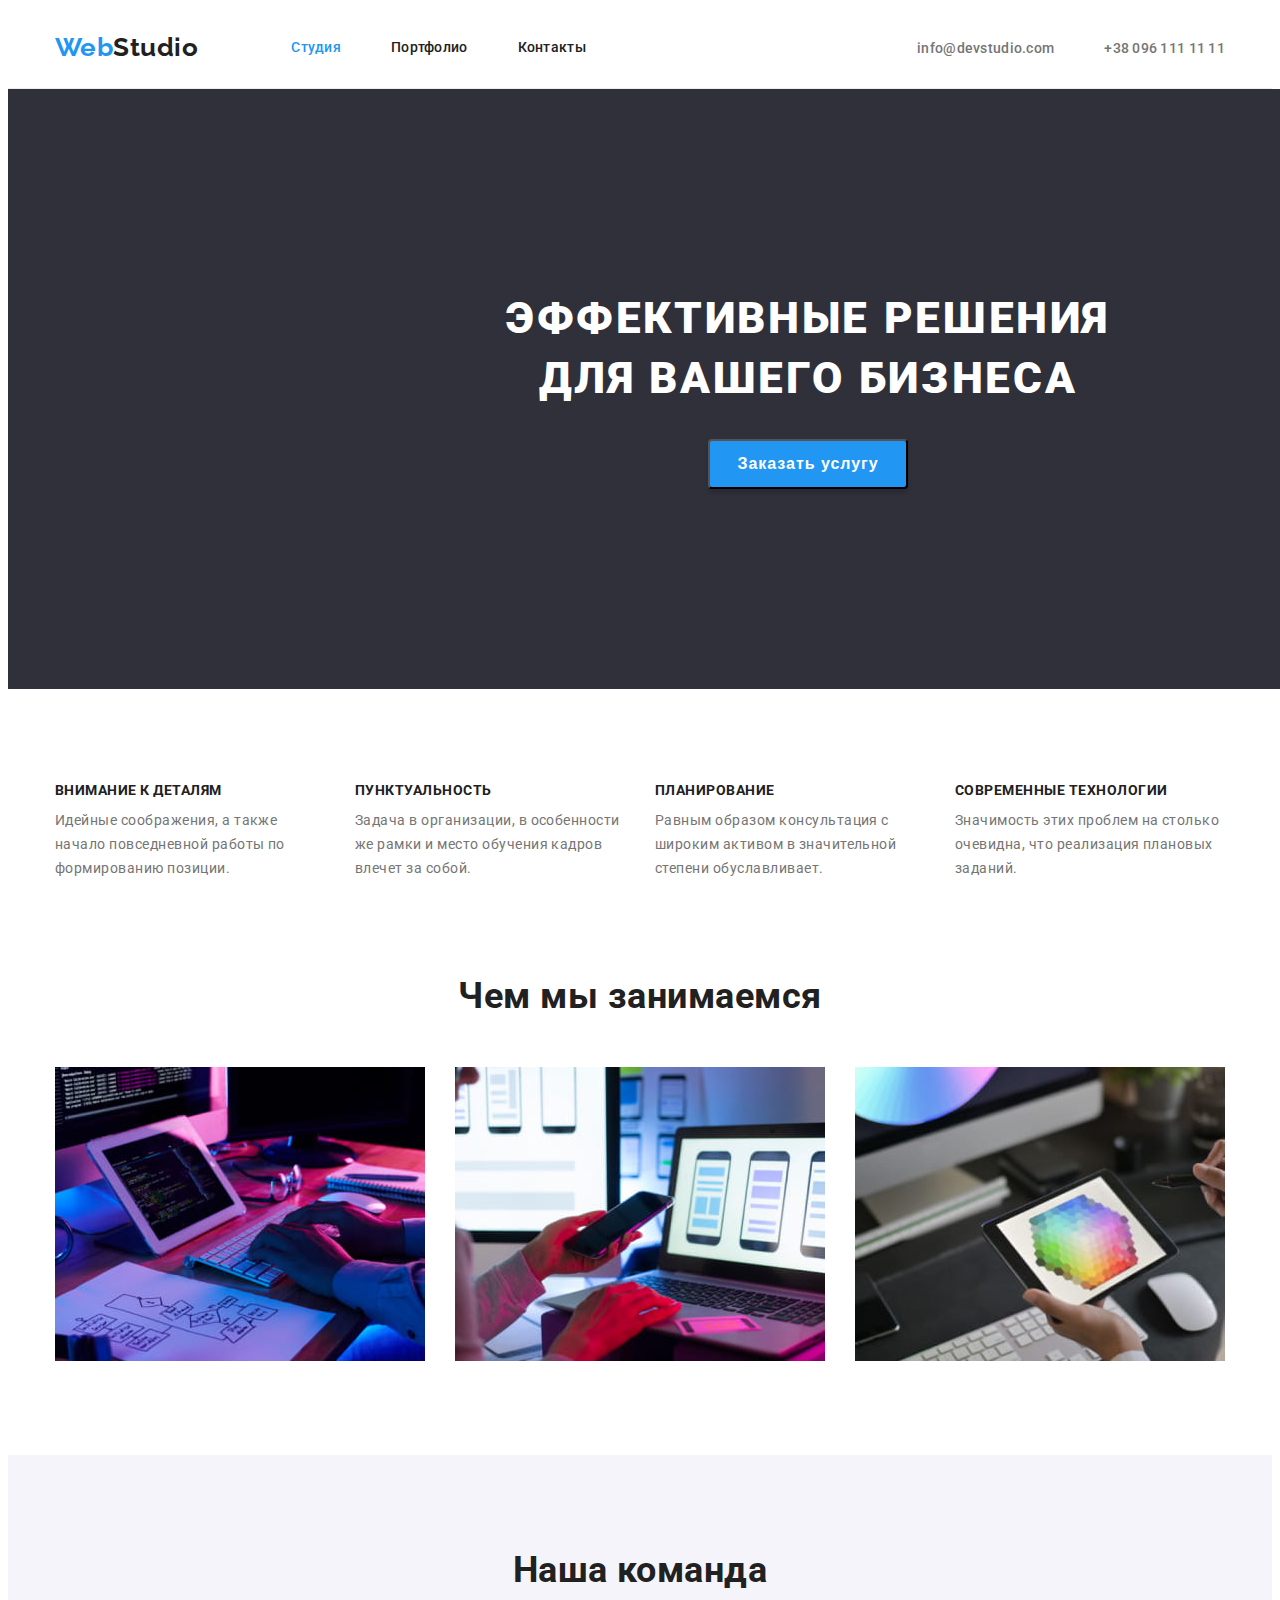
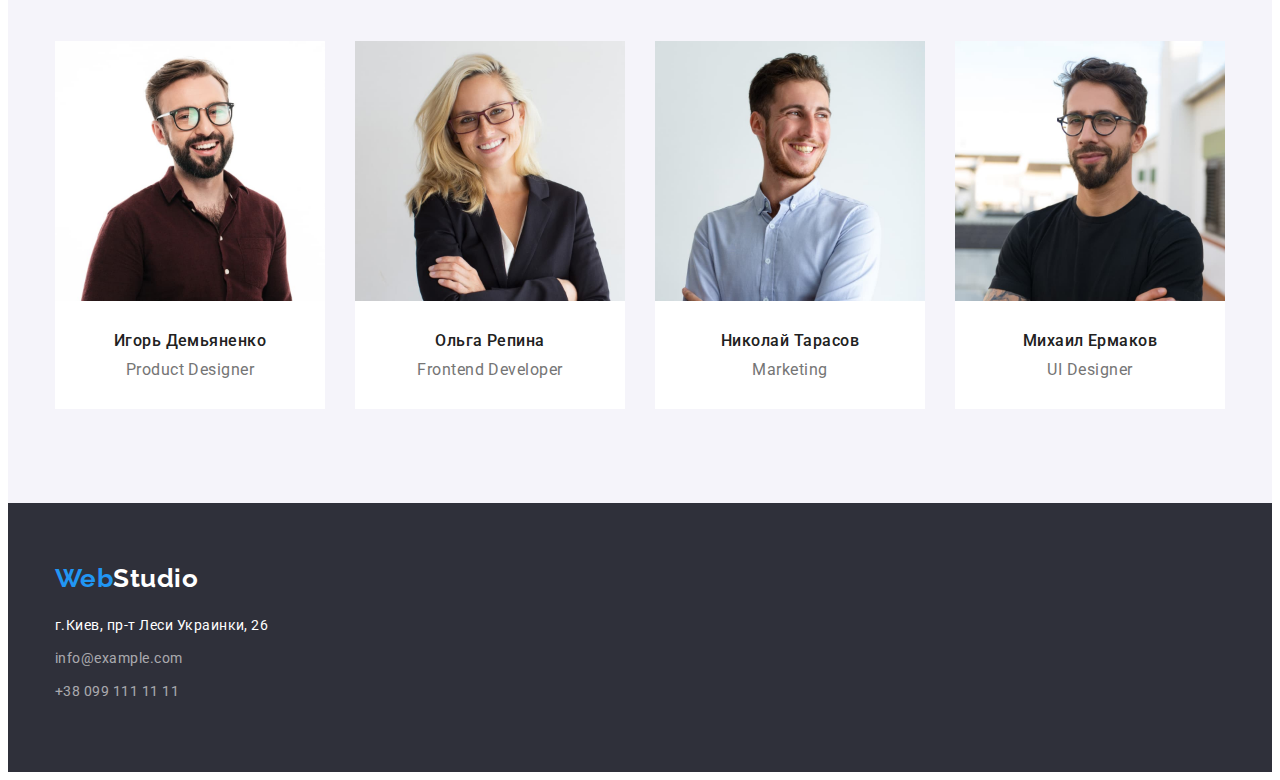
<file: index.html>
<!DOCTYPE html>
<html lang="ru">
  <head>
    <meta charset="UTF-8" />
    <meta http-equiv="X-UA-Compatible" content="IE=edge" />
    <meta name="viewport" content="width=device-width, initial-scale=1.0" />
    <title>Эффективные решения для вашего бизнеса</title>

    <link rel="preconnect" href="https://fonts.googleapis.com" />
    <link rel="preconnect" href="https://fonts.gstatic.com" crossorigin />
    <link
      href="https://fonts.googleapis.com/css2?family=Raleway:wght@700&family=Roboto:wght@400;500;700;900&display=swap"
      rel="stylesheet"
    />
    <link
      rel="stylesheet"
      href="https://cdnjs.cloudflare.com/ajax/libs/modern-normalize/1.1.0/modern-normalize.min.css"
      integrity="sha512-wpPYUAdjBVSE4KJnH1VR1HeZfpl1ub8YT/NKx4PuQ5NmX2tKuGu6U/JRp5y+Y8XG2tV+wKQpNHVUX03MfMFn9Q=="
      crossorigin="anonymous"
      referrerpolicy="no-referrer"
    />
    <link rel="stylesheet" href="./css/styles.css" />
  </head>

  <body>
    <!--Шапка-->
    <header class="header header-line">
      <div class="container">
        <nav class="header-nav">
          <a class="logo link" href="/index.html" lang="en"
            ><span class="accent">Web</span>Studio</a
          >
          <ul class="site-nav-list">
            <li class="link-list"><a class="list link-current link" href="#studio">Студия</a></li>
            <li class="link-list"><a class="list link" href="./portfolio.html">Портфолио</a></li>
            <li class="link-list"><a class="list link" href="#contacts">Контакты</a></li>
          </ul>
        </nav>
        <ul class="contact-list">
          <li>
            <a class="email-link link" href="mailto:">info@devstudio.com</a>
          </li>
          <li>
            <a class="phone-number-link link" href="tel:+380961111111">+38 096 111 11 11</a>
          </li>
        </ul>
      </div>
    </header>

    <!--Основная часть-->
    <main class="main-section">
      <section class="hero">
        <h1 class="hero-title">эффективные решения для вашего бизнеса</h1>
        <button type="button" class="hero-btn">Заказать услугу</button>
      </section>

      <section class="about">
        <div class="container">
          <h2 class="about-title">Особенности</h2>
          <ul class="about-block">
            <li class="about-list">
              <h3 class="about-subtitle">внимание к деталям</h3>
              <p class="about-text">
                Идейные соображения, а также начало повседневной работы по формированию позиции.
              </p>
            </li>
            <li class="about-list">
              <h3 class="about-subtitle">пунктуальность</h3>
              <p class="about-text">
                Задача в организации, в особенности же рамки и место обучения кадров влечет за
                собой.
              </p>
            </li>
            <li class="about-list">
              <h3 class="about-subtitle">планирование</h3>
              <p class="about-text">
                Равным образом консультация с широким активом в значительной степени обуславливает.
              </p>
            </li>
            <li class="about-list">
              <h3 class="about-subtitle">современные технологии</h3>
              <p class="about-text">
                Значимость этих проблем на столько очевидна, что реализация плановых заданий.
              </p>
            </li>
          </ul>
        </div>
      </section>

      <!--SECTION-WORK-->
      <section class="work">
        <div class="container">
          <h2 class="work-title">Чем мы занимаемся</h2>
          <ul class="work-block">
            <li class="work-block-items">
              <img
                src="./images/keyboard.jpg"
                alt="разработка программного обеспечения"
                width="370"
              />
            </li>
            <li class="work-block-items">
              <img src="./images/phone.jpg" alt="тестирование мобильных прилжений" width="370" />
            </li>
            <li class="work-block-items">
              <img src="./images/tablet.jpg" alt="работа с палитрой цветов" width="370" />
            </li>
          </ul>
        </div>
      </section>

      <!--TEAM-SECTION-->
      <section class="team">
        <div class="container">
          <h2 class="team-title">Наша команда</h2>
          <div class="team-block">
            <ul class="team-list">
              <li class="team-card">
                <img src="./images/igor.jpg" alt="дизайнер продукта" width="270" />
                <h3 class="team-name">Игорь Демьяненко</h3>
                <p lang="en" class="team-description">Product Designer</p>
              </li>
              <li class="team-card">
                <img src="./images/olga.jpg" alt="фронтенд разработчик" width="270" />
                <h3 class="team-name">Ольга Репина</h3>
                <p lang="en" class="team-description">Frontend Developer</p>
              </li>
              <li class="team-card">
                <img src="./images/nikolai.jpg" alt="маркетинг" width="270" />
                <h3 class="team-name">Николай Тарасов</h3>
                <p lang="en" class="team-description">Marketing</p>
              </li>
              <li class="team-card">
                <img src="./images/mihail.jpg" alt="юи дизайнер" width="270" />
                <h3 class="team-name">Михаил Ермаков</h3>
                <p lang="en" class="team-description">UI Designer</p>
              </li>
            </ul>
          </div>
        </div>
      </section>
    </main>

    <!--Футер-->
    <footer class="footer">
      <div class="container">
        <a class="logo link" href="/index.html"
          ><span class="accent">Web</span><span class="logo-white">Studio</span></a
        >
        <address class="address">
          <ul class="footer-list">
            <li class="footer-address-list">
              <a class="footer-address link" href="">г.Киев, пр-т Леси Украинки, 26</a>
            </li>
            <li class="footer-email-list">
              <a class="footer-email link" href="mailto:info@example.com">info@example.com</a>
            </li>
            <li class="footer-email-phone">
              <a class="footer-phone link" href="tel:+380991111111">+38 099 111 11 11</a>
            </li>
          </ul>
        </address>
      </div>
    </footer>
  </body>
</html>
</file>
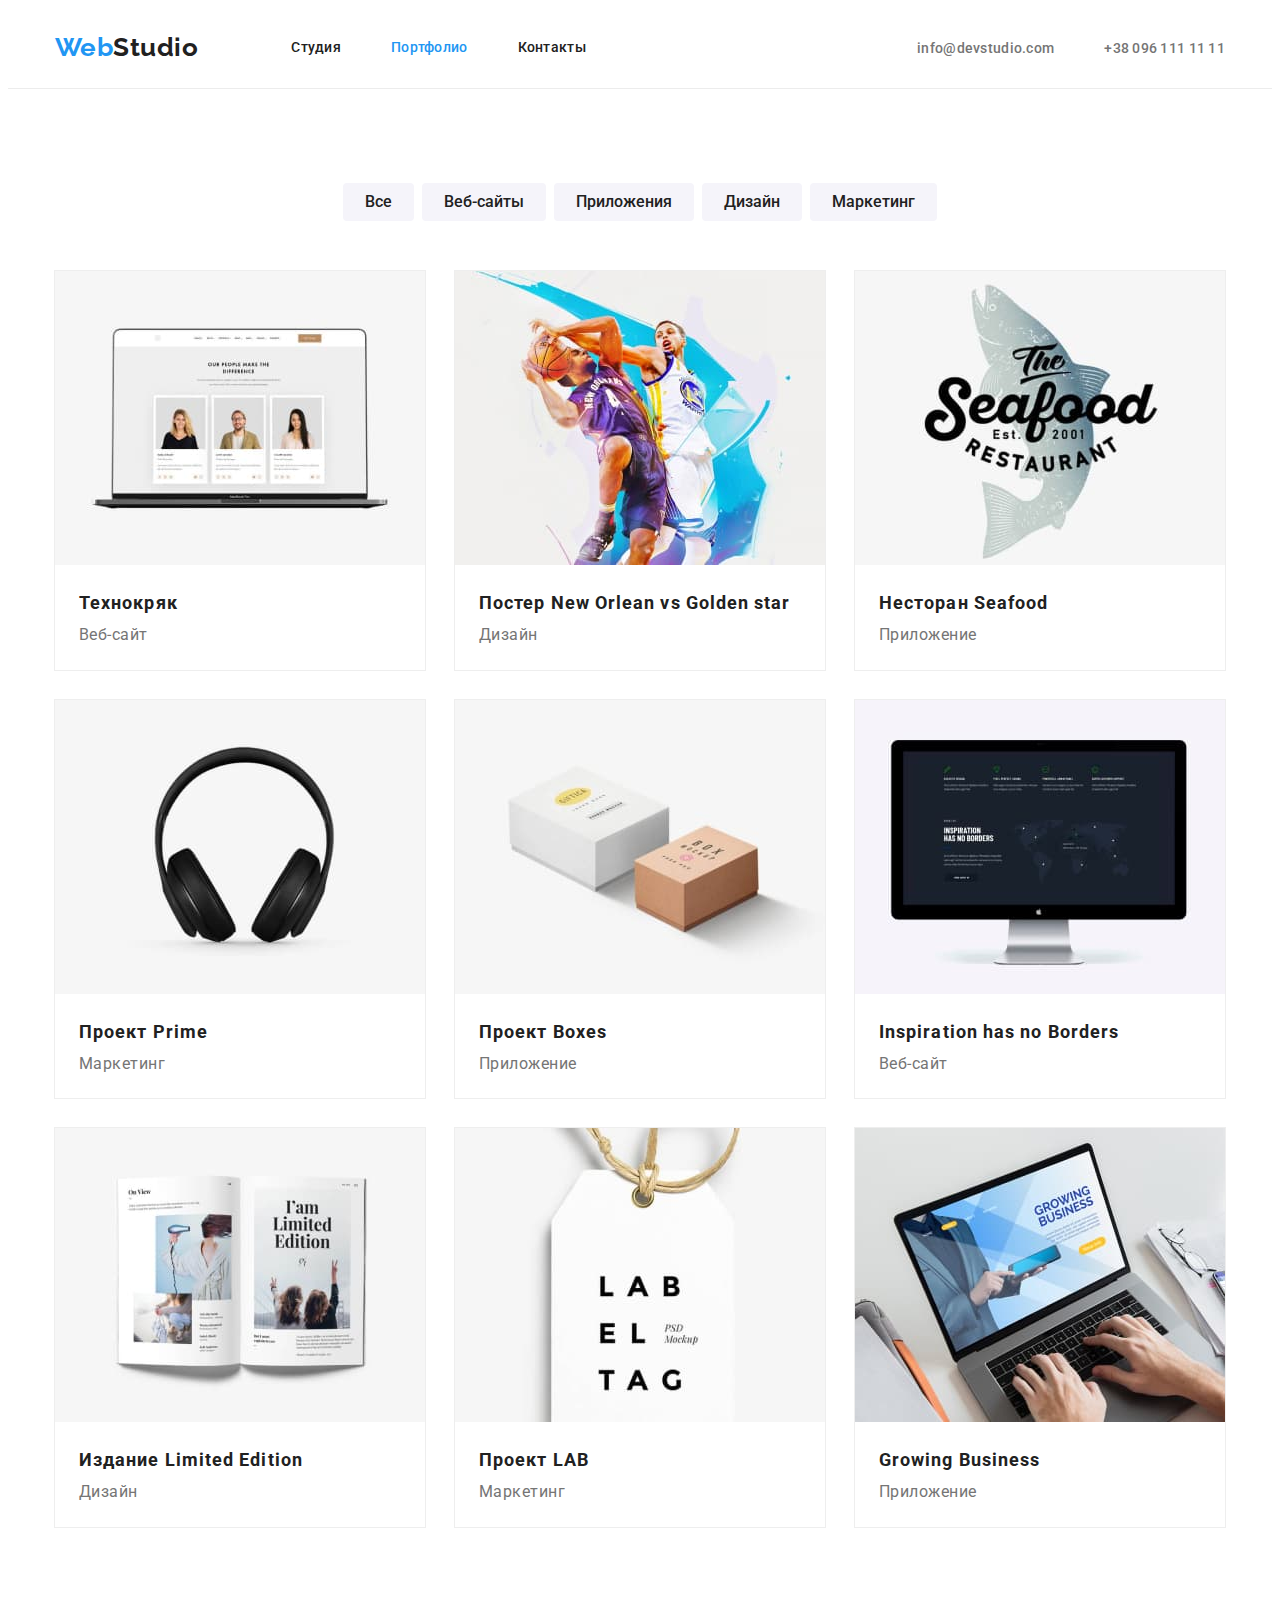
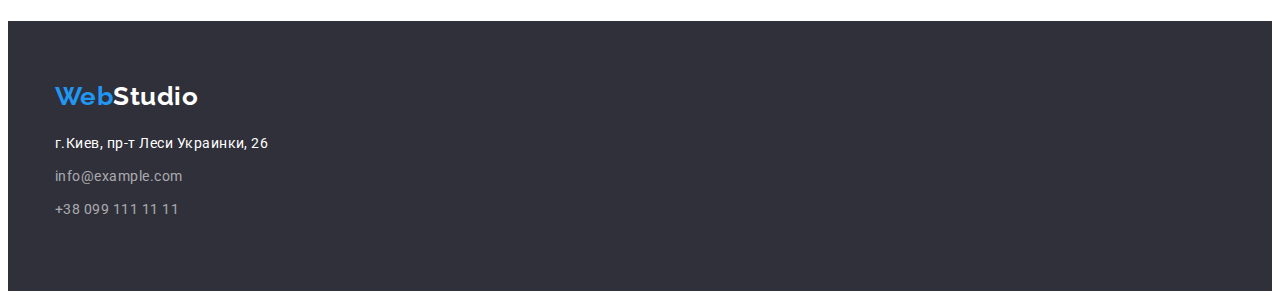
<file: portfolio.html>
<!DOCTYPE html>
<html lang="ru">
  <head>
    <meta charset="UTF-8" />
    <meta http-equiv="X-UA-Compatible" content="IE=edge" />
    <meta name="viewport" content="width=device-width, initial-scale=1.0" />
    <title>Эффективные решения для вашего бизнеса</title>
    <link rel="preconnect" href="https://fonts.googleapis.com" />
    <link rel="preconnect" href="https://fonts.gstatic.com" crossorigin />
    <link
      href="https://fonts.googleapis.com/css2?family=Raleway:wght@700&family=Roboto:wght@400;500;700;900&display=swap"
      rel="stylesheet"
    />

    <link
      rel="stylesheet"
      href="https://cdnjs.cloudflare.com/ajax/libs/modern-normalize/1.1.0/modern-normalize.min.css"
      integrity="sha512-wpPYUAdjBVSE4KJnH1VR1HeZfpl1ub8YT/NKx4PuQ5NmX2tKuGu6U/JRp5y+Y8XG2tV+wKQpNHVUX03MfMFn9Q=="
      crossorigin="anonymous"
      referrerpolicy="no-referrer"
    />

    <link rel="stylesheet" href="./css/styles.css" />
  </head>

  <body>
    <!--Шапка-->
    <header class="header header-line">
      <div class="container portfolio-line">
        <nav class="header-nav">
          <a class="logo link" href="/index.html"><span class="accent">Web</span>Studio</a>
          <ul class="site-nav-list">
            <li class="link-list"><a class="list link" href="./index.html">Студия</a></li>
            <li class="link-list">
              <a class="link-current link" href="./portfolio.html">Портфолио</a>
            </li>
            <li class="link-list"><a class="list link" href="#contacts">Контакты</a></li>
          </ul>
        </nav>
        <ul class="contact-list">
          <li>
            <a class="email-link link" href="mailto:">info@devstudio.com</a>
          </li>
          <li>
            <a class="phone-number-link link" href="tel:+380961111111">+38 096 111 11 11</a>
          </li>
        </ul>
      </div>
    </header>

    <!--Основная часть-->
    <main>
      <section class="main-portfolio">
        <div class="container">
          <h2 class="portfolio-title-hidden">Фильтры</h2>
          <ul class="filter-list">
            <li class="filter-btn"><button type="button" class="button">Все</button></li>
            <li class="filter-btn"><button type="button" class="button">Веб-сайты</button></li>
            <li class="filter-btn"><button type="button" class="button">Приложения</button></li>
            <li class="filter-btn"><button type="button" class="button">Дизайн</button></li>
            <li class="filter-btn"><button type="button" class="button">Маркетинг</button></li>
          </ul>

          <h2 class="portfolio-title-hidden">Портфолио</h2>
          <ul class="portfolio">
            <li class="portfolio-list">
              <a class="link" href="">
                <img src="./images/team.jpg" alt="вебдевелопмент" width="370" />
                <div class="portfolio-card">
                  <h3 class="portfolio-title">Технокряк</h3>
                  <p class="portfolio-subtitle">Веб-сайт</p>
                </div>
              </a>
            </li>
            <li class="portfolio-list">
              <a class="link" href="">
                <img src="./images/backetball.jpg" alt="графический дизайн" width="370" />
                <div class="portfolio-card">
                  <h3 class="portfolio-title">Постер New Orlean vs Golden star</h3>
                  <p class="portfolio-subtitle">Дизайн</p>
                </div>
              </a>
            </li>
            <li class="portfolio-list">
              <a class="link" href>
                <img src="./images/seafood.jpg" alt="создание вебстраниц" width="370" />
                <div class="portfolio-card">
                  <h3 class="portfolio-title">Hесторан Seafood</h3>
                  <p class="portfolio-subtitle">Приложение</p>
                </div>
              </a>
            </li>
            <li class="portfolio-list">
              <a class="link" href="">
                <img src="./images/headphones.jpg" alt="маркетинг" width="370" />
                <div class="portfolio-card">
                  <h3 class="portfolio-title">Проект Prime</h3>
                  <p class="portfolio-subtitle">Маркетинг</p>
                </div>
              </a>
            </li>
            <li class="portfolio-list">
              <a class="link" href="">
                <img src="./images/boxes.jpg" alt="доставка и упаковка" width="370" />
                <div class="portfolio-card">
                  <h3 class="portfolio-title">Проект Boxes</h3>
                  <p class="portfolio-subtitle">Приложение</p>
                </div>
              </a>
            </li>
            <li class="portfolio-list">
              <a class="link" href="">
                <img src="./images/desktop.jpg" alt="веб-сайты" width="370" />
                <div class="portfolio-card">
                  <h3 class="portfolio-title" lang="en">Inspiration has no Borders</h3>
                  <p class="portfolio-subtitle">Веб-сайт</p>
                </div>
              </a>
            </li>
            <li class="portfolio-list">
              <a class="link" href="">
                <img src="./images/magazin.jpg" alt="журналы" width="370" />
                <div class="portfolio-card">
                  <h3 class="portfolio-title">Издание Limited Edition</h3>
                  <p class="portfolio-subtitle">Дизайн</p>
                </div>
              </a>
            </li>
            <li class="portfolio-list">
              <a class="link" href="">
                <img src="./images/label.jpg" alt="лейблы" width="370" />
                <div class="portfolio-card">
                  <h3 class="portfolio-title">Проект LAB</h3>
                  <p class="portfolio-subtitle">Маркетинг</p>
                </div>
              </a>
            </li>
            <li class="portfolio-list">
              <a class="link" href="">
                <img src="./images/coding.jpg" alt="программирование" width="370" />
                <div class="portfolio-card">
                  <h3 class="portfolio-title" lang="en">Growing Business</h3>
                  <p class="portfolio-subtitle">Приложение</p>
                </div>
              </a>
            </li>
          </ul>
        </div>
      </section>
    </main>

    <!--FOOTER-->
    <footer class="footer">
      <div class="container">
        <a class="logo link" href="/index.html"
          ><span class="accent">Web</span><span class="logo-white">Studio</span></a
        >
        <address class="address">
          <ul class="footer-list">
            <li class="footer-address-list">
              <a class="footer-address link" href="">г.Киев, пр-т Леси Украинки, 26</a>
            </li>
            <li class="footer-email-list">
              <a class="footer-email link" href="mailto:info@example.com">info@example.com</a>
            </li>
            <li class="footer-email-phone">
              <a class="footer-phone link" href="tel:+380991111111">+38 099 111 11 11</a>
            </li>
          </ul>
        </address>
      </div>
    </footer>
  </body>
</html>
</file>
<file: css/styles.css>
:root {
  --primary-text-color: #212121;
  --secondary-text-color: #757575;
  --accent-color: #2196f3;
  --main-white-color: #ffffff;
  --button-color: #f5f4fa;
}

* {
  box-sizing: border-box;
}

p,
h1,
h2,
h3,
h4,
h5,
h6 {
  margin: 0;
}

ul {
  margin: 0;
  padding-left: 0;
  list-style: none;
}

img {
  display: block;
}

body {
  background-color: var(--main-white-color);
  color: var(--primary-text-color);
  font-family: 'roboto', sans-serif;
  font-weight: 500;
  letter-spacing: 0.03em;
}

.container {
  width: 1200px;
  padding-left: 15px;
  padding-right: 15px;
  margin: 0 auto;
}

.link {
  text-decoration: none;
  color: inherit;
}

/*-------------------header------------------*/
.header {
  padding-top: 24px;
  padding-bottom: 25px;
  color: var(--primary-text-color);
}

.header-line {
  border-bottom: 1px solid #ececec;
}

.header .container {
  display: flex;
}

.header-nav {
  display: flex;
  align-items: center;
}

.logo .accent {
  color: var(--accent-color);
  font-family: raleway;
}
.logo {
  margin-right: 93px;

  font-family: raleway;
  font-weight: 700;
  font-size: 26px;
  line-height: 1.2;
  color: inherit;
}

/*-------------------MENU-------------------*/
.site-nav-list .list:hover,
.site-nav-list .list:focus {
  color: var(--accent-color);
}
.site-nav-list .link-current {
  color: var(--accent-color);
}

.site-nav-list {
  display: flex;
  font-size: 14px;
  line-height: 1.14;
  letter-spacing: 0.02em;
}

.link-list:not(:last-child) {
  margin-right: 50px;
}

.list {
  color: var(--primary-text-color);
}

/*----------------CONTACTS---------------*/

.contact-list {
  align-items: center;
  display: flex;
  margin-left: auto;
}

.email-link,
.phone-number-link {
  color: var(--secondary-text-color);
  font-size: 14px;
  line-height: 1.14;
  letter-spacing: 0.02em;
}

.email-link:hover,
.email-link:focus {
  color: var(--accent-color);
}

.phone-number-link:hover,
.phone-number-link:focus {
  color: var(--accent-color);
}

.email-link {
  margin-right: 50px;
}

/*-------------------main------------------*/
/*------------------HERO------------------*/
.hero {
  padding: 200px 0px;
  margin: 0 auto;
  background-color: #2f303a;

  background-position: center;
  min-width: 1600px;
}

.hero-title {
  margin: 0 auto;
  margin-bottom: 30px;
  max-width: 700px;
  color: var(--main-white-color);
  font-weight: 900;
  font-size: 44px;
  line-height: 1.36;
  text-align: center;
  letter-spacing: 0.06em;
  text-transform: uppercase;
}

.hero-btn {
  display: block;
  margin: 0 auto;
  min-width: 200px;
  height: 50px;
  align-items: center;

  background: var(--accent-color);
  box-shadow: 0px 4px 4px rgba(0, 0, 0, 0.15);
  border-radius: 4px;

  color: var(--main-white-color);
  font-weight: 700;
  font-size: 16px;
  line-height: 1.88;
  text-align: center;
  letter-spacing: 0.06em;
}

.hero-btn:hover .hero-btn:focus {
  background-color: #188ce8;
}

/*------------------ABOUT-----------------------*/
.about {
  padding-top: 94px;
  padding-bottom: 94px;
}

.about-block {
  display: flex;
  justify-content: space-between;
}

.about-list {
  width: 270px;
}

.about-title {
  position: absolute;
  width: 1px;
  height: 1px;
  margin: -1px;
  border: 0;
  padding: 0;
  white-space: nowrap;
  clip-path: inset(100%);
  clip: rect(0 0 0 0);
  overflow: hidden;
  pointer-events: none;
  position: absolute;
}

.about-subtitle {
  margin-bottom: 10px;
  font-weight: 700;
  font-size: 14px;
  line-height: 1.14;
  text-transform: uppercase;
  color: var(--primary-text-color);
}

.about-text {
  font-weight: 400;
  font-size: 14px;
  line-height: 1.71;
  color: var(--secondary-text-color);
}

/*------------------SECTION-WORK--------------------*/
.work {
  padding-bottom: 94px;
}

.work-block {
  display: flex;
  margin-left: -30px;
}

.work-block-items {
  flex-basis: calc(100%-3-30px);
  margin-left: 30px;
}

.work-title,
.team-title {
  margin-bottom: 50px;
  font-weight: 700;
  font-size: 36px;
  line-height: 1.17;
  text-align: center;
}

/*--------------------TEAM-----------------------*/
.team {
  background-color: #f5f4fa;
  padding-top: 94px;
  padding-bottom: 94px;
}

.team-block {
  display: flex;
  margin-left: -30px;
}

.team-list {
  display: flex;
}

.team-card {
  flex-basis: calc(100%-4-30px);
  margin-left: 30px;

  width: 270px;
  height: 368px;
  padding-bottom: 30px;
  text-align: center;
  background-color: var(--main-white-color);
}

.team-title {
  margin-bottom: 50px;
}

.team-name {
  margin-top: 30px;
  margin-bottom: 10px;
  font-size: 16px;
  line-height: 1.19;
  font-weight: 500;
}

.team-description {
  font-weight: 400;
  font-size: 16px;
  line-height: 1.19;
  color: var(--secondary-text-color);
}

/* ----------------PORTFOLIO--------------------*/
/*.portfolio-line {
  border-bottom: 1px solid #ececec;
}*/

.portfolio-title-hidden {
  position: absolute;
  width: 1px;
  height: 1px;
  margin: -1px;
  border: 0;
  padding: 0;
  white-space: nowrap;
  clip-path: inset(100%);
  clip: rect(0 0 0 0);
  overflow: hidden;
  pointer-events: none;
  position: absolute;
}

.button {
  padding: 6px 22px;
  border-radius: 4px;
}

.main-portfolio {
  padding-bottom: 94px;
  padding-top: 94px;
}

.filter-list {
  display: flex;
  justify-content: center;
  margin-bottom: 50px;
}

.filter-btn:not(:first-child) {
  margin-left: 8px;
}

.filter-list .button {
  border-style: none;
  background-color: var(--button-color);
  font-size: 16px;
  line-height: 1.6;
  color: var(--primary-text-color);
  font-weight: 500;
  font-family: inherit;
}

.filter-list .button:hover,
.filter-list .button:focus {
  color: var(--main-white-color);
  background-color: var(--accent-color);
  cursor: pointer;
}

/*-------------секция с изображениями---------------*/

.portfolio {
  display: flex;
  flex-wrap: wrap;
  margin-left: -30px;
  margin-bottom: -30px;
}

.portfolio-list {
  flex-basis: calc(100%-3-30px);
  margin-left: 30px;
  margin-bottom: 30px;

  width: 370px;
  outline: 1px solid #eeeeee;
}

.portfolio-card {
  width: 370px;
  padding: 20px 24px;
  background-color: var(--main-white-color);
}

.portfolio-title {
  font-weight: 700;
  font-size: 18px;
  line-height: 2;
  letter-spacing: 0.06em;
}

.portfolio-subtitle {
  color: var(--secondary-text-color);
  font-weight: 400;
  font-size: 16px;
  line-height: 1.8;
}

/*---------------------footer-----------------------*/
.footer {
  background-color: #2f303a;
  padding-top: 60px;
  padding-bottom: 60px;
}

.address {
  margin-top: 20px;
  margin-bottom: 9px;
}

.logo-white {
  color: var(--main-white-color);
}

.footer-address:hover,
.footer-address:focus {
  color: var(--accent-color);
}

.footer-address {
  color: var(--main-white-color);
  font-weight: 400;
  font-size: 14px;
  line-height: 1.7;
}

.footer-email,
.footer-phone {
  font-weight: 400;
  font-size: 14px;
  line-height: 1.7;
  color: rgba(255, 255, 255, 0.6);
}

.footer-list {
  font-style: normal;
}

.footer-email:hover,
.footer-email:focus {
  color: var(--accent-color);
}

.footer-phone:hover,
.footer-phone:focus {
  color: var(--accent-color);
}

.footer-email-list {
  margin-top: 9px;
  margin-bottom: 9px;
}
</file>
